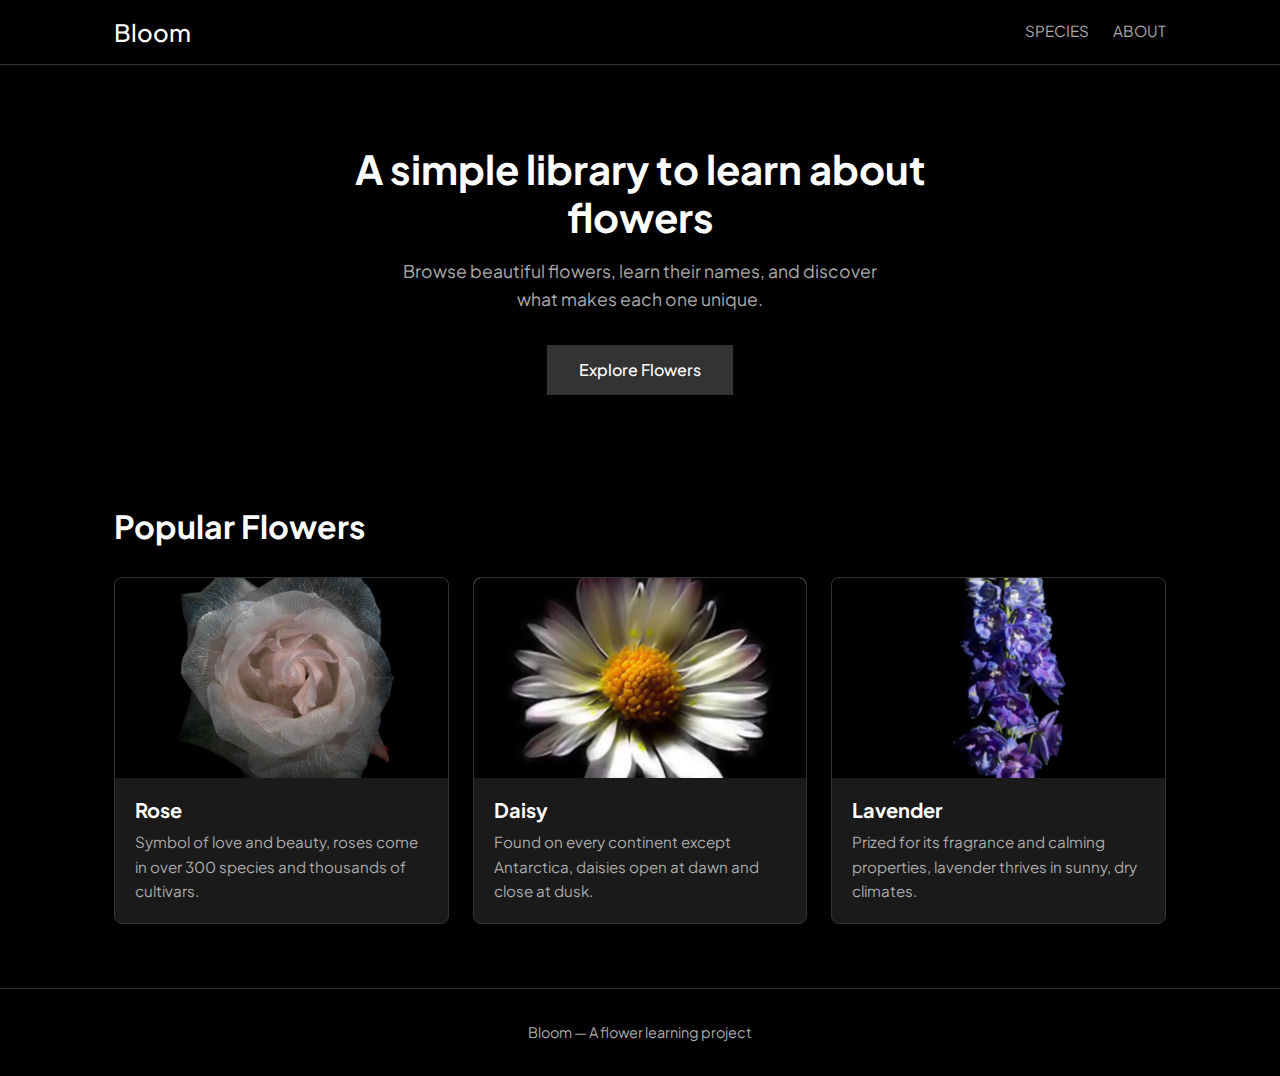
<file: index.html>
<!DOCTYPE html>
<html lang="en">
<head>
  <meta charset="UTF-8">
  <meta name="viewport" content="width=device-width, initial-scale=1.0">
  <title>Bloom - Flower Library</title>
  <link rel="preconnect" href="https://fonts.googleapis.com">
  <link rel="preconnect" href="https://fonts.gstatic.com" crossorigin>
  <link href="https://fonts.googleapis.com/css2?family=Plus+Jakarta+Sans:ital,wght@0,300;0,400;0,500;0,700;1,400&display=swap" rel="stylesheet">
  <link rel="stylesheet" href="assets/css/style.css">
</head>
<body>
  <header class="site-header">
    <div class="container">
      <h1 class="logo"><a href="index.html">Bloom</a></h1>
      <nav>
        <a href="flowers.html">SPECIES</a>
        <a href="about.html">ABOUT</a>
      </nav>
    </div>
  </header>

  <main>
    <section class="hero">
      <div class="container">
        <h2>A simple library to learn about flowers</h2>
        <p>Browse beautiful flowers, learn their names, and discover what makes each one unique.</p>
        <a href="flowers.html" class="btn">Explore Flowers</a>
      </div>
    </section>

    <section class="featured">
      <div class="container">
        <h2>Popular Flowers</h2>
        <div class="card-grid">
          <div class="card">
            <div class="card-img" style="background-image: url('assets/images/flowers/rose.png')"></div>
            <div class="card-body">
              <h3>Rose</h3>
              <p>Symbol of love and beauty, roses come in over 300 species and thousands of cultivars.</p>
            </div>
          </div>
          <div class="card">
            <div class="card-img" style="background-image: url('assets/images/flowers/daisy.png')"></div>
            <div class="card-body">
              <h3>Daisy</h3>
              <p>Found on every continent except Antarctica, daisies open at dawn and close at dusk.</p>
            </div>
          </div>
          <div class="card">
            <div class="card-img" style="background-image: url('assets/images/flowers/lavender.png')"></div>
            <div class="card-body">
              <h3>Lavender</h3>
              <p>Prized for its fragrance and calming properties, lavender thrives in sunny, dry climates.</p>
            </div>
          </div>
        </div>
      </div>
    </section>
  </main>

  <footer class="site-footer">
    <div class="container">
      <p>Bloom &mdash; A flower learning project</p>
    </div>
  </footer>
</body>
</html>
</file>
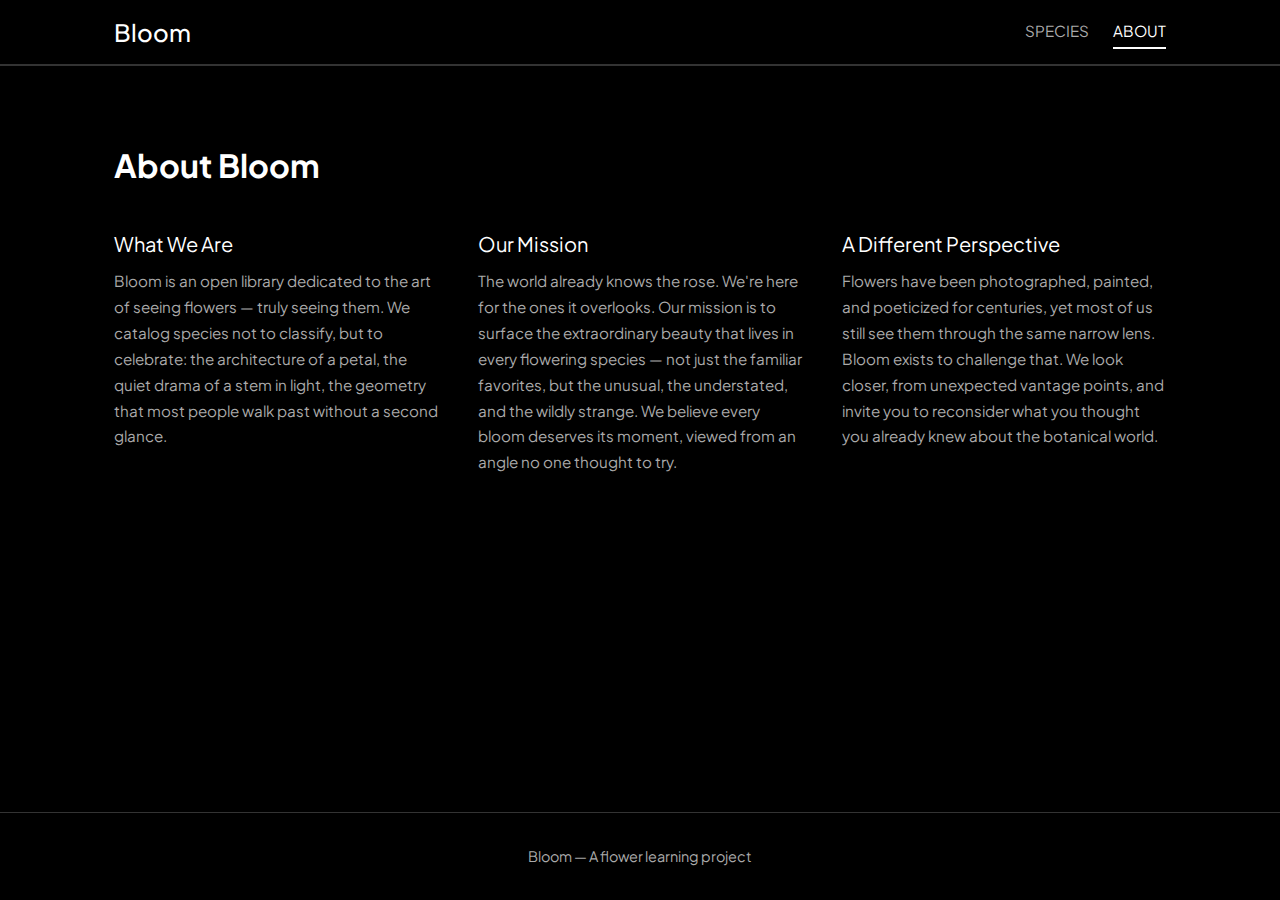
<file: about.html>
<!DOCTYPE html>
<html lang="en">
<head>
  <meta charset="UTF-8">
  <meta name="viewport" content="width=device-width, initial-scale=1.0">
  <title>About - Bloom</title>
  <link rel="preconnect" href="https://fonts.googleapis.com">
  <link rel="preconnect" href="https://fonts.gstatic.com" crossorigin>
  <link href="https://fonts.googleapis.com/css2?family=Plus+Jakarta+Sans:ital,wght@0,300;0,400;0,500;0,700;1,400&display=swap" rel="stylesheet">
  <link rel="stylesheet" href="assets/css/style.css">
</head>
<body>
  <header class="site-header">
    <div class="container">
      <h1 class="logo"><a href="index.html">Bloom</a></h1>
      <nav>
        <a href="flowers.html">SPECIES</a>
        <a href="about.html" class="active">ABOUT</a>
      </nav>
    </div>
  </header>

  <main>
    <section class="about" id="about">
      <div class="container">
        <h2>About Bloom</h2>
        <div class="about-content">
          <div class="about-block">
            <h3>What We Are</h3>
            <p>Bloom is an open library dedicated to the art of seeing flowers — truly seeing them. We catalog species not to classify, but to celebrate: the architecture of a petal, the quiet drama of a stem in light, the geometry that most people walk past without a second glance.</p>
          </div>
          <div class="about-block">
            <h3>Our Mission</h3>
            <p>The world already knows the rose. We're here for the ones it overlooks. Our mission is to surface the extraordinary beauty that lives in every flowering species — not just the familiar favorites, but the unusual, the understated, and the wildly strange. We believe every bloom deserves its moment, viewed from an angle no one thought to try.</p>
          </div>
          <div class="about-block">
            <h3>A Different Perspective</h3>
            <p>Flowers have been photographed, painted, and poeticized for centuries, yet most of us still see them through the same narrow lens. Bloom exists to challenge that. We look closer, from unexpected vantage points, and invite you to reconsider what you thought you already knew about the botanical world.</p>
          </div>
        </div>
      </div>
    </section>
  </main>

  <footer class="site-footer">
    <div class="container">
      <p>Bloom &mdash; A flower learning project</p>
    </div>
  </footer>
</body>
</html>
</file>
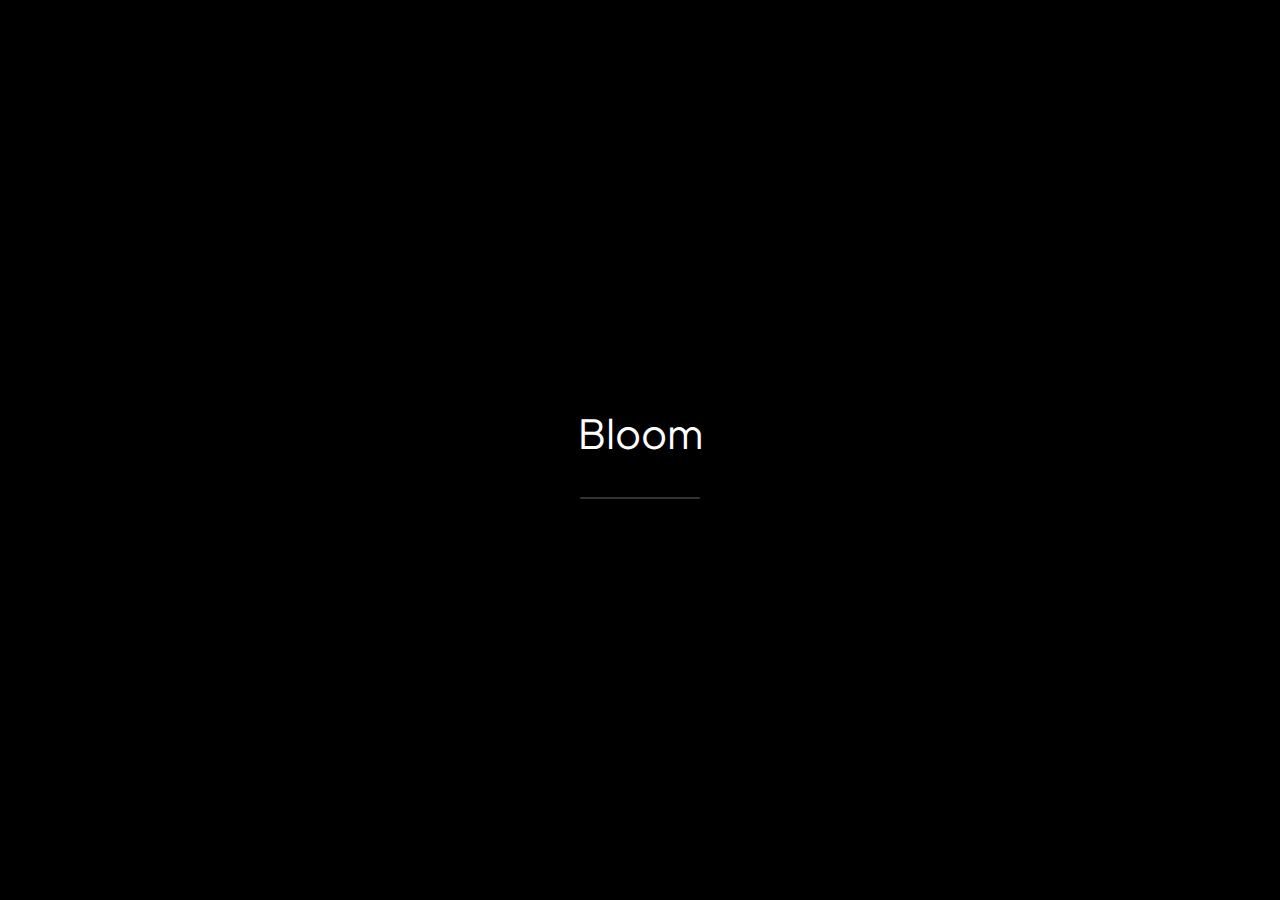
<file: flowers.html>
<!DOCTYPE html>
<html lang="en">
<head>
  <meta charset="UTF-8">
  <meta name="viewport" content="width=device-width, initial-scale=1.0">
  <title>Species - Bloom</title>
  <link rel="preconnect" href="https://fonts.googleapis.com">
  <link rel="preconnect" href="https://fonts.gstatic.com" crossorigin>
  <link href="https://fonts.googleapis.com/css2?family=Plus+Jakarta+Sans:ital,wght@0,300;0,400;0,500;0,700;1,400&display=swap" rel="stylesheet">
  <link rel="stylesheet" href="assets/css/style.css">
</head>
<body>

  <!-- Loading Screen -->
  <div class="loading-screen" id="loadingScreen">
    <p class="loading-logo">Bloom</p>
    <div class="loading-bar">
      <div class="loading-bar-inner"></div>
    </div>
  </div>

  <header class="site-header">
    <div class="container">
      <h1 class="logo"><a href="index.html">Bloom</a></h1>
      <nav>
        <a href="flowers.html" class="active">SPECIES</a>
        <a href="about.html">ABOUT</a>
      </nav>
    </div>
  </header>

  <!-- Swipeable Carousel -->
  <div class="carousel-wrapper" id="carousel">
    <div class="carousel-track" id="carouselTrack">

      <div class="carousel-slide">
        <div class="slide-content">
          <p class="species-label">Family 1 of 5</p>
          <h2>Rosaceae</h2>
          <p class="slide-desc">The rose family, known for its ornamental and fragrant flowering plants. Home to roses, which have been cultivated for over 5,000 years.</p>
          <a href="pages/species/rosaceae.html" class="btn-outline">VIEW DETAIL</a>
        </div>
      </div>

      <div class="carousel-slide">
        <div class="slide-content">
          <p class="species-label">Family 2 of 5</p>
          <h2>Asteraceae</h2>
          <p class="slide-desc">The daisy family, one of the largest families of flowering plants with over 32,000 species including the beloved daisy.</p>
          <a href="pages/species/asteraceae.html" class="btn-outline">VIEW DETAIL</a>
        </div>
      </div>

      <div class="carousel-slide">
        <div class="slide-content">
          <p class="species-label">Family 3 of 5</p>
          <h2>Lamiaceae</h2>
          <p class="slide-desc">The mint family, prized for aromatic herbs and flowering plants. Lavender, a beloved member, has been cultivated since ancient Egyptian times.</p>
          <a href="pages/species/lamiaceae.html" class="btn-outline">VIEW DETAIL</a>
        </div>
      </div>

      <div class="carousel-slide">
        <div class="slide-content">
          <p class="species-label">Family 4 of 5</p>
          <h2>Liliaceae</h2>
          <p class="slide-desc">The lily family, featuring elegant bulbous flowering plants. Tulips from this family once caused "Tulip Mania" in the 1630s Netherlands.</p>
          <a href="pages/species/liliaceae.html" class="btn-outline">VIEW DETAIL</a>
        </div>
      </div>

      <div class="carousel-slide">
        <div class="slide-content">
          <p class="species-label">Family 5 of 5</p>
          <h2>Orchidaceae</h2>
          <p class="slide-desc">The orchid family, one of the most diverse plant families on Earth with over 25,000 species found in nearly every habitat.</p>
          <a href="pages/species/orchidaceae.html" class="btn-outline">VIEW DETAIL</a>
        </div>
      </div>

    </div>
  </div>

  <!-- Dot Indicators -->
  <div class="carousel-indicators" id="indicators"></div>
  <p class="swipe-hint">Swipe or use arrow keys to explore</p>

  <footer class="site-footer">
    <div class="container">
      <p>Bloom &mdash; A flower learning project</p>
    </div>
  </footer>

  <script src="assets/js/carousel.js"></script>

</body>
</html>
</file>
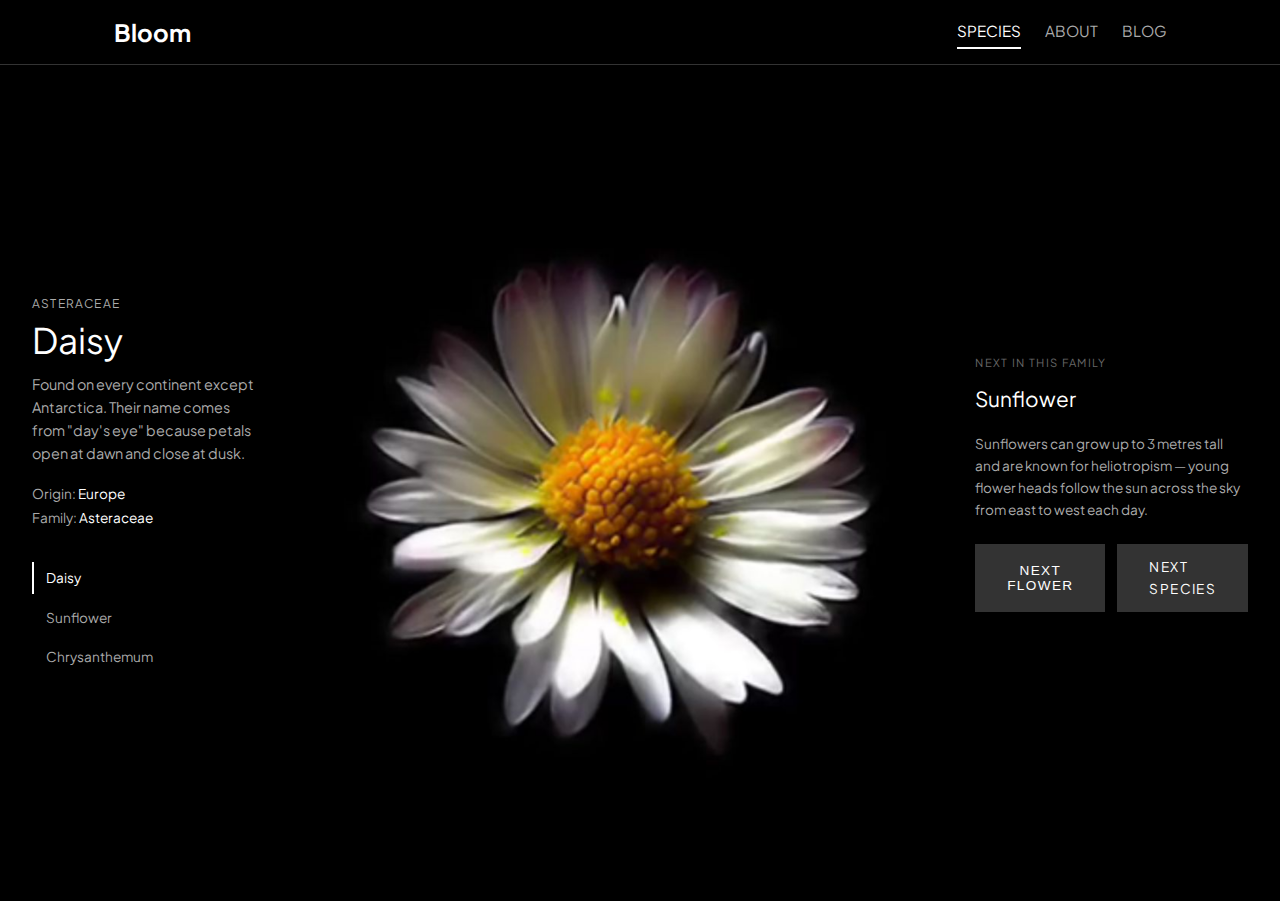
<file: pages/species/asteraceae.html>
<!DOCTYPE html>
<html lang="en">
<head>
  <meta charset="UTF-8">
  <meta name="viewport" content="width=device-width, initial-scale=1.0">
  <title>Asteraceae - Bloom</title>
  <link rel="preconnect" href="https://fonts.googleapis.com">
  <link rel="preconnect" href="https://fonts.gstatic.com" crossorigin>
  <link href="https://fonts.googleapis.com/css2?family=Plus+Jakarta+Sans:ital,wght@0,300;0,400;0,500;0,700;1,400&display=swap" rel="stylesheet">
  <link rel="stylesheet" href="../../assets/css/style.css">
</head>
<body class="no-scroll">
  <header class="site-header">
    <div class="container">
      <h1 class="logo">Bloom</h1>
      <nav>
        <a href="../../flowers.html" class="active">SPECIES</a>
        <a href="../../about.html">ABOUT</a>
        <a href="#">BLOG</a>
      </nav>
    </div>
  </header>

  <main data-family="asteraceae">
    <div class="flower-detail">

      <div class="flower-detail-left">
        <div class="flower-entry">
          <p class="species-label">Asteraceae</p>
          <h2 id="flower-name">Daisy</h2>
          <p class="description" id="flower-desc">Found on every continent except Antarctica. Their name comes from "day's eye" because petals open at dawn and close at dusk.</p>
          <div class="flower-meta">
            <p>Origin: <span id="flower-origin">Europe</span></p>
            <p>Family: <span>Asteraceae</span></p>
          </div>
        </div>
        <ul class="flower-selector" id="flowerSelector"></ul>
      </div>

      <div class="flower-detail-center">
        <img id="flower-image" src="../../assets/images/flowers/daisy.png" alt="Daisy">
      </div>

      <div class="flower-detail-right">
        <p class="preview-label">Next in this family</p>
        <h3 id="preview-name"></h3>
        <p class="fact" id="preview-desc"></p>
        <div class="detail-buttons">
          <button class="btn-outline" id="nextFlowerBtn">NEXT FLOWER</button>
          <a class="btn-outline" id="nextSpeciesBtn" href="#">NEXT SPECIES</a>
        </div>
      </div>

    </div>
  </main>

  <script src="../../assets/js/flower-data.js"></script>
  <script src="../../assets/js/flower-detail.js"></script>
</body>
</html>
</file>
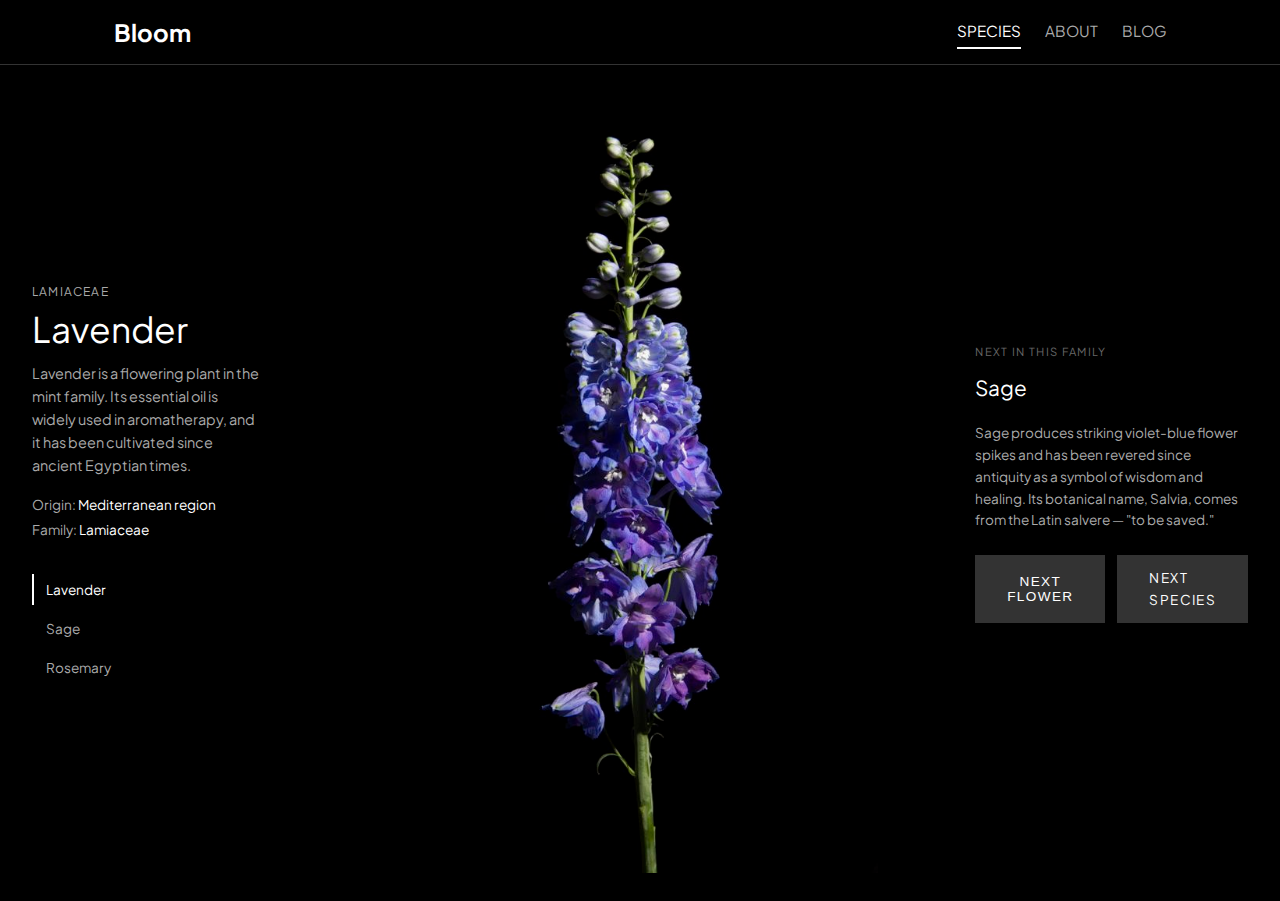
<file: pages/species/lamiaceae.html>
<!DOCTYPE html>
<html lang="en">
<head>
  <meta charset="UTF-8">
  <meta name="viewport" content="width=device-width, initial-scale=1.0">
  <title>Lamiaceae - Bloom</title>
  <link rel="preconnect" href="https://fonts.googleapis.com">
  <link rel="preconnect" href="https://fonts.gstatic.com" crossorigin>
  <link href="https://fonts.googleapis.com/css2?family=Plus+Jakarta+Sans:ital,wght@0,300;0,400;0,500;0,700;1,400&display=swap" rel="stylesheet">
  <link rel="stylesheet" href="../../assets/css/style.css">
</head>
<body class="no-scroll">
  <header class="site-header">
    <div class="container">
      <h1 class="logo">Bloom</h1>
      <nav>
        <a href="../../flowers.html" class="active">SPECIES</a>
        <a href="../../about.html">ABOUT</a>
        <a href="#">BLOG</a>
      </nav>
    </div>
  </header>

  <main data-family="lamiaceae">
    <div class="flower-detail">

      <div class="flower-detail-left">
        <div class="flower-entry">
          <p class="species-label">Lamiaceae</p>
          <h2 id="flower-name">Lavender</h2>
          <p class="description" id="flower-desc">Lavender is a flowering plant in the mint family. Its essential oil is widely used in aromatherapy, and it has been cultivated since ancient Egyptian times.</p>
          <div class="flower-meta">
            <p>Origin: <span id="flower-origin">Mediterranean region</span></p>
            <p>Family: <span>Lamiaceae</span></p>
          </div>
        </div>
        <ul class="flower-selector" id="flowerSelector"></ul>
      </div>

      <div class="flower-detail-center">
        <img id="flower-image" src="../../assets/images/flowers/lavender.png" alt="Lavender">
      </div>

      <div class="flower-detail-right">
        <p class="preview-label">Next in this family</p>
        <h3 id="preview-name"></h3>
        <p class="fact" id="preview-desc"></p>
        <div class="detail-buttons">
          <button class="btn-outline" id="nextFlowerBtn">NEXT FLOWER</button>
          <a class="btn-outline" id="nextSpeciesBtn" href="#">NEXT SPECIES</a>
        </div>
      </div>

    </div>
  </main>

  <script src="../../assets/js/flower-data.js"></script>
  <script src="../../assets/js/flower-detail.js"></script>
</body>
</html>
</file>
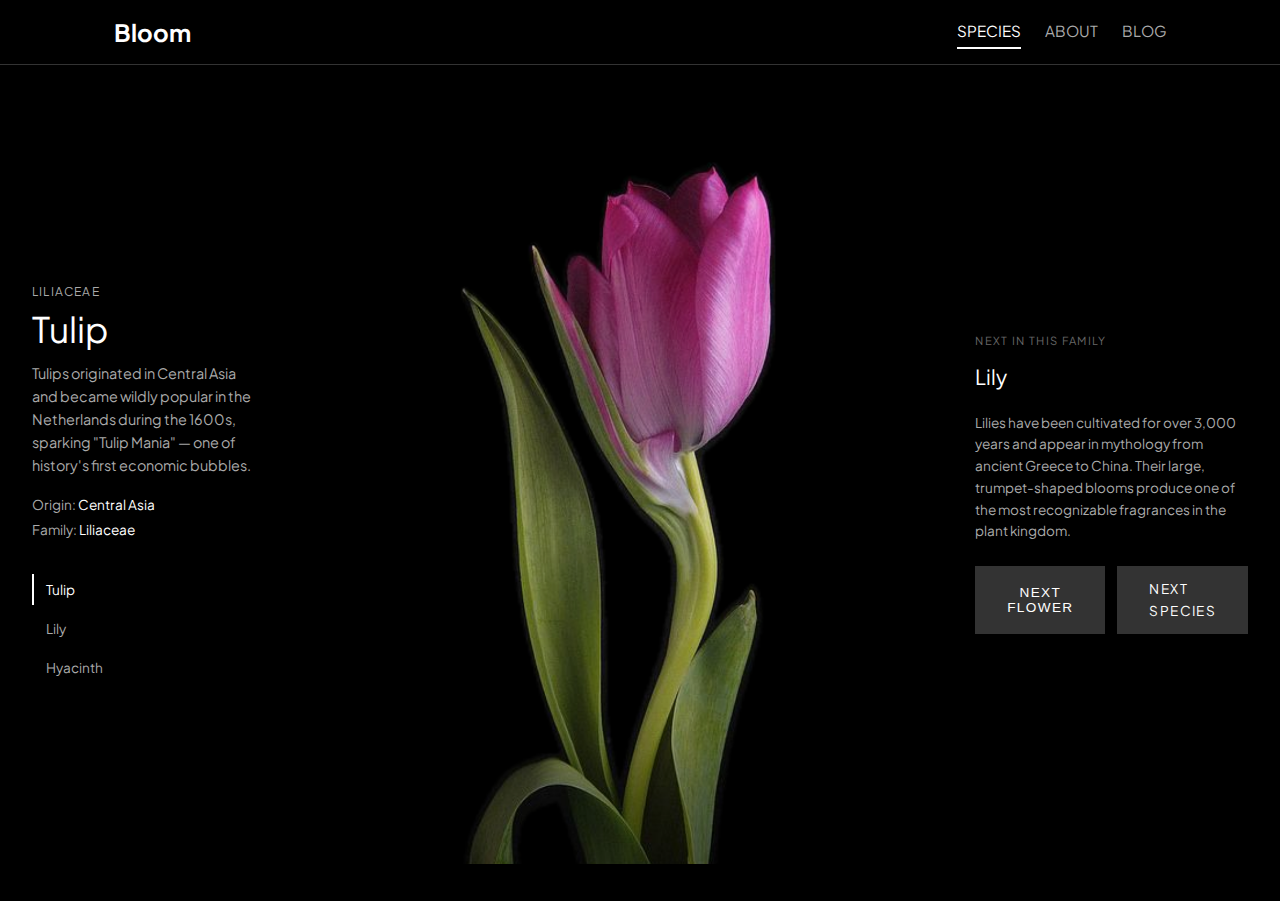
<file: pages/species/liliaceae.html>
<!DOCTYPE html>
<html lang="en">
<head>
  <meta charset="UTF-8">
  <meta name="viewport" content="width=device-width, initial-scale=1.0">
  <title>Liliaceae - Bloom</title>
  <link rel="preconnect" href="https://fonts.googleapis.com">
  <link rel="preconnect" href="https://fonts.gstatic.com" crossorigin>
  <link href="https://fonts.googleapis.com/css2?family=Plus+Jakarta+Sans:ital,wght@0,300;0,400;0,500;0,700;1,400&display=swap" rel="stylesheet">
  <link rel="stylesheet" href="../../assets/css/style.css">
</head>
<body class="no-scroll">
  <header class="site-header">
    <div class="container">
      <h1 class="logo">Bloom</h1>
      <nav>
        <a href="../../flowers.html" class="active">SPECIES</a>
        <a href="../../about.html">ABOUT</a>
        <a href="#">BLOG</a>
      </nav>
    </div>
  </header>

  <main data-family="liliaceae">
    <div class="flower-detail">

      <div class="flower-detail-left">
        <div class="flower-entry">
          <p class="species-label">Liliaceae</p>
          <h2 id="flower-name">Tulip</h2>
          <p class="description" id="flower-desc">Tulips originated in Central Asia and became wildly popular in the Netherlands during the 1600s, sparking "Tulip Mania" — one of history's first economic bubbles.</p>
          <div class="flower-meta">
            <p>Origin: <span id="flower-origin">Central Asia</span></p>
            <p>Family: <span>Liliaceae</span></p>
          </div>
        </div>
        <ul class="flower-selector" id="flowerSelector"></ul>
      </div>

      <div class="flower-detail-center">
        <img id="flower-image" src="../../assets/images/flowers/tulip.png" alt="Tulip">
      </div>

      <div class="flower-detail-right">
        <p class="preview-label">Next in this family</p>
        <h3 id="preview-name"></h3>
        <p class="fact" id="preview-desc"></p>
        <div class="detail-buttons">
          <button class="btn-outline" id="nextFlowerBtn">NEXT FLOWER</button>
          <a class="btn-outline" id="nextSpeciesBtn" href="#">NEXT SPECIES</a>
        </div>
      </div>

    </div>
  </main>

  <script src="../../assets/js/flower-data.js"></script>
  <script src="../../assets/js/flower-detail.js"></script>
</body>
</html>
</file>
<file: assets/css/style.css>
/* ===== Reset & Base ===== */
*,
*::before,
*::after {
  margin: 0;
  padding: 0;
  box-sizing: border-box;
}

:root {
  --color-bg: #000000;
  --color-text: #ffffff;
  --color-text-light: #aaaaaa;
  --color-primary: #ffffff;
  --color-primary-hover: #aaaaaa;
  --color-card-bg: #1a1a1a;
  --color-border: #333333;
  --radius: 8px;
}

html {
  scroll-behavior: smooth;
}

body {
  font-family: "Plus Jakarta Sans", sans-serif;
  font-weight: 400;
  font-size: 1rem;
  line-height: 1.6;
  color: var(--color-text);
  background: var(--color-bg);
  min-height: 100vh;
  display: flex;
  flex-direction: column;
}

img {
  max-width: 100%;
  display: block;
}

.container {
  width: 100%;
  max-width: 1100px;
  margin: 0 auto;
  padding: 0 1.5rem;
}

/* ===== Typography ===== */
h1, h2, h3 {
  font-weight: 700;
  line-height: 1.2;
}

h2 {
  font-size: 2rem;
}

h3 {
  font-size: 1.25rem;
}

a {
  color: var(--color-primary);
  font-weight: 500;
  text-decoration: none;
  transition: color 0.2s;
}

a:hover {
  color: var(--color-primary-hover);
}

/* ===== Header ===== */
.site-header {
  background: var(--color-bg);
  border-bottom: 1px solid var(--color-border);
  position: sticky;
  top: 0;
  z-index: 10;
}

.site-header .container {
  display: flex;
  align-items: center;
  justify-content: space-between;
  height: 64px;
}

.logo {
  font-size: 1.5rem;
  color: var(--color-primary);
}

nav {
  display: flex;
  gap: 1.5rem;
}

nav a {
  color: var(--color-text-light);
  font-weight: 400;
  font-size: 0.95rem;
  padding: 0.25rem 0;
  border-bottom: 2px solid transparent;
}

nav a:hover,
nav a.active {
  color: var(--color-primary);
  border-bottom-color: var(--color-primary);
}

/* ===== Hero ===== */
.hero {
  text-align: center;
  padding: 5rem 0 4rem;
}

.hero h2 {
  font-size: 2.5rem;
  max-width: 600px;
  margin: 0 auto 1rem;
}

.hero p {
  color: var(--color-text-light);
  max-width: 480px;
  margin: 0 auto 2rem;
  font-size: 1.1rem;
}

.btn {
  display: inline-block;
  background: #333333;
  color: #ffffff;
  font-weight: 500;
  padding: 0.75rem 2rem;
  border-radius: 0;
  transition: background 0.2s;
}

.btn:hover {
  background: #444444;
  color: #ffffff;
}

/* ===== Page Title ===== */
.page-title {
  padding: 3rem 0 1rem;
}

/* ===== Featured / Flower List ===== */
.featured,
.flower-list {
  padding: 3rem 0 4rem;
}

.featured h2 {
  margin-bottom: 2rem;
}

/* ===== Card Grid ===== */
.card-grid {
  display: grid;
  grid-template-columns: repeat(auto-fill, minmax(300px, 1fr));
  gap: 1.5rem;
}

.card {
  background: var(--color-card-bg);
  border: 1px solid var(--color-border);
  border-radius: var(--radius);
  overflow: hidden;
  transition: box-shadow 0.2s;
}

.card:hover {
  box-shadow: 0 4px 16px rgba(0, 0, 0, 0.08);
}

.card-img {
  height: 200px;
  background-color: #e0ddd7;
  background-size: cover;
  background-position: center;
}

.card-body {
  padding: 1.25rem;
}

.card-body h3 {
  margin-bottom: 0.5rem;
}

.card-body p {
  color: var(--color-text-light);
  font-size: 0.95rem;
}

.card-body p + p {
  margin-top: 0.35rem;
}

/* ===== About ===== */
.about {
  padding: 5rem 0;
  border-top: 1px solid var(--color-border);
}

.about h2 {
  margin-bottom: 3rem;
}

.about-content {
  display: grid;
  grid-template-columns: repeat(3, 1fr);
  gap: 2.5rem;
}

.about-block h3 {
  font-weight: 400;
  margin-bottom: 0.75rem;
  color: var(--color-text);
}

.about-block p {
  color: var(--color-text-light);
  font-size: 0.95rem;
  line-height: 1.7;
}

/* ===== Footer ===== */
.site-footer {
  margin-top: auto;
  padding: 2rem 0;
  text-align: center;
  border-top: 1px solid var(--color-border);
}

.site-footer p {
  color: var(--color-text-light);
  font-size: 0.9rem;
}

/* ===== Loading Screen ===== */
.loading-screen {
  position: fixed;
  inset: 0;
  z-index: 100;
  background: var(--color-bg);
  display: flex;
  flex-direction: column;
  align-items: center;
  justify-content: center;
  transition: opacity 0.6s ease, visibility 0.6s ease;
}

.loading-screen.hidden {
  opacity: 0;
  visibility: hidden;
}

.loading-logo {
  font-size: 2.5rem;
  font-weight: 400;
  color: var(--color-text);
  margin-bottom: 2rem;
}

.loading-bar {
  width: 120px;
  height: 2px;
  background: var(--color-border);
  border-radius: 2px;
  overflow: hidden;
}

.loading-bar-inner {
  width: 0%;
  height: 100%;
  background: var(--color-text);
  animation: loadProgress 1.8s ease-in-out forwards;
}

@keyframes loadProgress {
  0% { width: 0%; }
  60% { width: 70%; }
  100% { width: 100%; }
}

/* ===== Carousel ===== */
.carousel-wrapper {
  flex: 1;
  overflow: hidden;
  position: relative;
  cursor: grab;
  user-select: none;
}

.carousel-wrapper:active {
  cursor: grabbing;
}

.carousel-track {
  display: flex;
  height: 100%;
  transition: transform 0.4s ease;
}

.carousel-track.dragging {
  transition: none;
}

.carousel-slide {
  min-width: 100%;
  height: 100%;
  display: flex;
  align-items: center;
  justify-content: center;
  padding: 3rem 1.5rem;
}

.slide-content {
  max-width: 600px;
  width: 100%;
  text-align: center;
}

.slide-content .species-label {
  text-transform: uppercase;
  font-size: 0.75rem;
  letter-spacing: 0.15em;
  color: var(--color-text-light);
  margin-bottom: 1rem;
}

.slide-content h2 {
  font-size: 3rem;
  font-weight: 400;
  margin-bottom: 1rem;
}

.slide-content .slide-desc {
  color: var(--color-text-light);
  font-size: 1.05rem;
  line-height: 1.7;
  margin-bottom: 2.5rem;
}

/* ===== Carousel Indicators ===== */
.carousel-indicators {
  display: flex;
  justify-content: center;
  gap: 0.5rem;
  padding: 1.5rem 0;
}

.carousel-dot {
  width: 8px;
  height: 8px;
  border-radius: 50%;
  background: var(--color-border);
  border: none;
  padding: 0;
  cursor: pointer;
  transition: background 0.3s;
}

.carousel-dot.active {
  background: var(--color-text);
}

/* ===== Swipe Hint ===== */
.swipe-hint {
  text-align: center;
  padding-bottom: 1rem;
  color: var(--color-text-light);
  font-size: 0.8rem;
  letter-spacing: 0.05em;
  opacity: 0.6;
}

/* ===== No Scroll (detail pages) ===== */
body.no-scroll {
  overflow: hidden;
  height: 100vh;
}

/* ===== Flower Detail (three-column) ===== */
.flower-detail {
  display: grid;
  grid-template-columns: 1fr 650px 1fr;
  gap: 2rem;
  height: calc(100vh - 64px);
  align-items: center;
  padding: 0 2rem;
}

.flower-detail-left {
  display: flex;
  flex-direction: column;
  gap: 2rem;
}

.flower-entry .species-label {
  text-transform: uppercase;
  font-size: 0.75rem;
  letter-spacing: 0.1em;
  color: var(--color-text-light);
  margin-bottom: 0.4rem;
}

.flower-entry h2 {
  font-size: 2.2rem;
  font-weight: 400;
  margin-bottom: 0.75rem;
}

.flower-entry .description {
  color: var(--color-text-light);
  font-size: 0.9rem;
  line-height: 1.6;
  margin-bottom: 1rem;
}

.flower-meta {
  font-size: 0.85rem;
  color: var(--color-text-light);
  line-height: 1.8;
}

.flower-meta span {
  color: var(--color-text);
}

.flower-detail-center {
  display: flex;
  align-items: center;
  justify-content: center;
}

.flower-detail-center img {
  width: 100%;
  max-height: calc(100vh - 120px);
  object-fit: contain;
  display: block;
}
.flower-detail-right {
  display: flex;
  flex-direction: column;
  justify-content: center;
}

.flower-detail-right h3 {
  font-size: 1.3rem;
  font-weight: 400;
  line-height: 1.4;
  margin-bottom: 1.25rem;
}

.flower-detail-right .fact {
  color: var(--color-text-light);
  font-size: 0.85rem;
  line-height: 1.6;
  margin-bottom: 1.5rem;
}

.btn-outline {
  display: inline-block;
  background: #333333;
  border: none;
  color: #ffffff;
  font-weight: 400;
  font-size: 0.85rem;
  letter-spacing: 0.1em;
  padding: 0.75rem 2rem;
  border-radius: 0;
  transition: background 0.2s;
}

.btn-outline:hover {
  background: #444444;
  color: #ffffff;
}

.detail-buttons {
  display: flex;
  gap: 0.75rem;
}

/* ===== Flower Selector ===== */
.flower-selector {
  list-style: none;
  padding: 0;
  margin: 0;
  display: flex;
  flex-direction: column;
  gap: 0.5rem;
}

.flower-selector-item {
  font-size: 0.85rem;
  color: var(--color-text-light);
  cursor: pointer;
  padding: 0.3rem 0 0.3rem 0.75rem;
  border-left: 2px solid transparent;
  transition: color 0.2s, border-color 0.2s;
}

.flower-selector-item:hover {
  color: var(--color-text);
}

.flower-selector-item.active {
  color: var(--color-text);
  border-left-color: var(--color-text);
}

/* ===== Preview Label ===== */
.preview-label {
  text-transform: uppercase;
  font-size: 0.7rem;
  letter-spacing: 0.12em;
  color: var(--color-text-light);
  margin-bottom: 0.75rem;
  opacity: 0.6;
}

/* ===== Fade Transition ===== */
.flower-detail-center,
.flower-entry {
  transition: opacity 0.25s ease;
}

.flower-detail-center.fade-out,
.flower-entry.fade-out {
  opacity: 0;
}

/* ===== Responsive ===== */
@media (max-width: 600px) {
  .hero h2 {
    font-size: 1.75rem;
  }

  .card-grid {
    grid-template-columns: 1fr;
  }

  .slide-content h2 {
    font-size: 2rem;
  }

  .about-content {
    grid-template-columns: 1fr;
    gap: 2rem;
  }

  .flower-detail {
    grid-template-columns: 1fr;
    gap: 1.5rem;
    height: auto;
    padding: 2rem 1rem;
  }

  body.no-scroll {
    overflow: auto;
    height: auto;
  }

  .flower-selector {
    flex-direction: row;
    gap: 1rem;
    margin-top: 1rem;
  }

  .flower-selector-item {
    border-left: none;
    padding-left: 0;
    border-bottom: 2px solid transparent;
    padding-bottom: 0.25rem;
  }

  .flower-selector-item.active {
    border-left-color: transparent;
    border-bottom-color: var(--color-text);
  }
}
</file>
